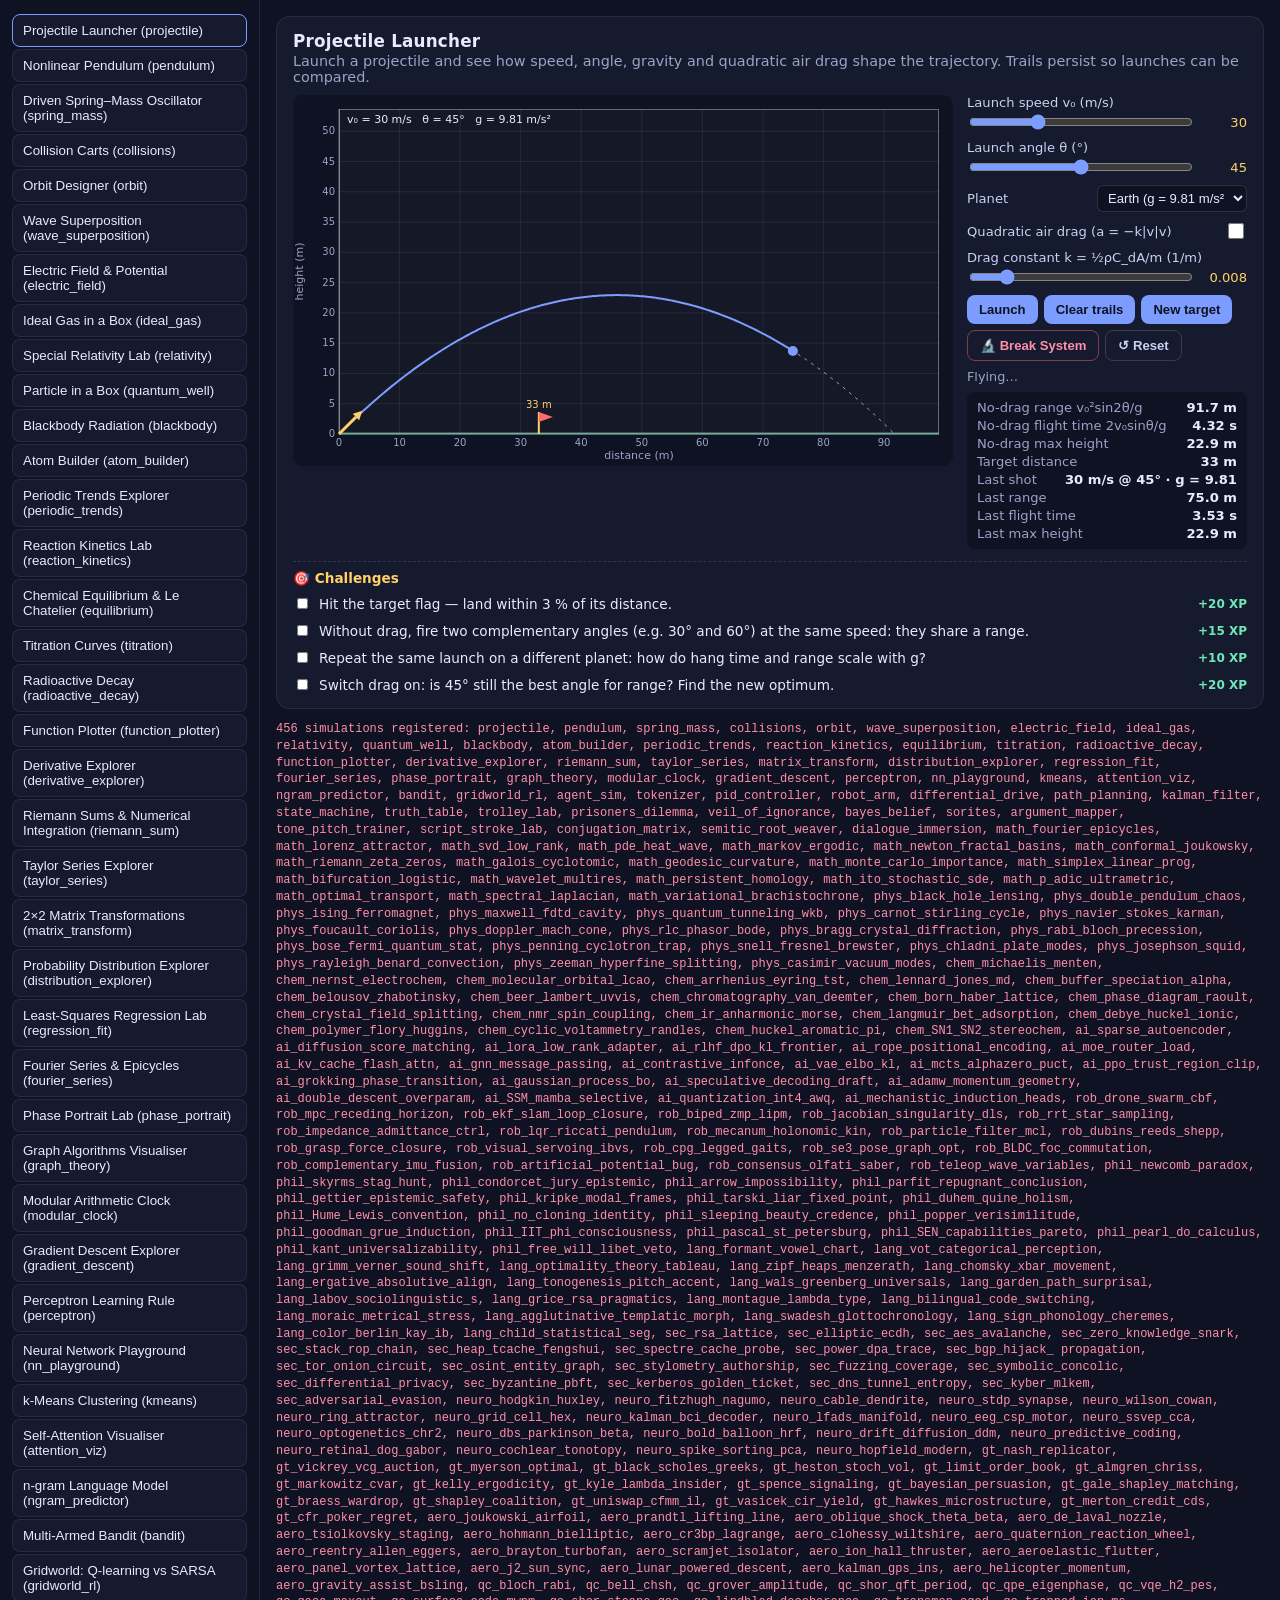
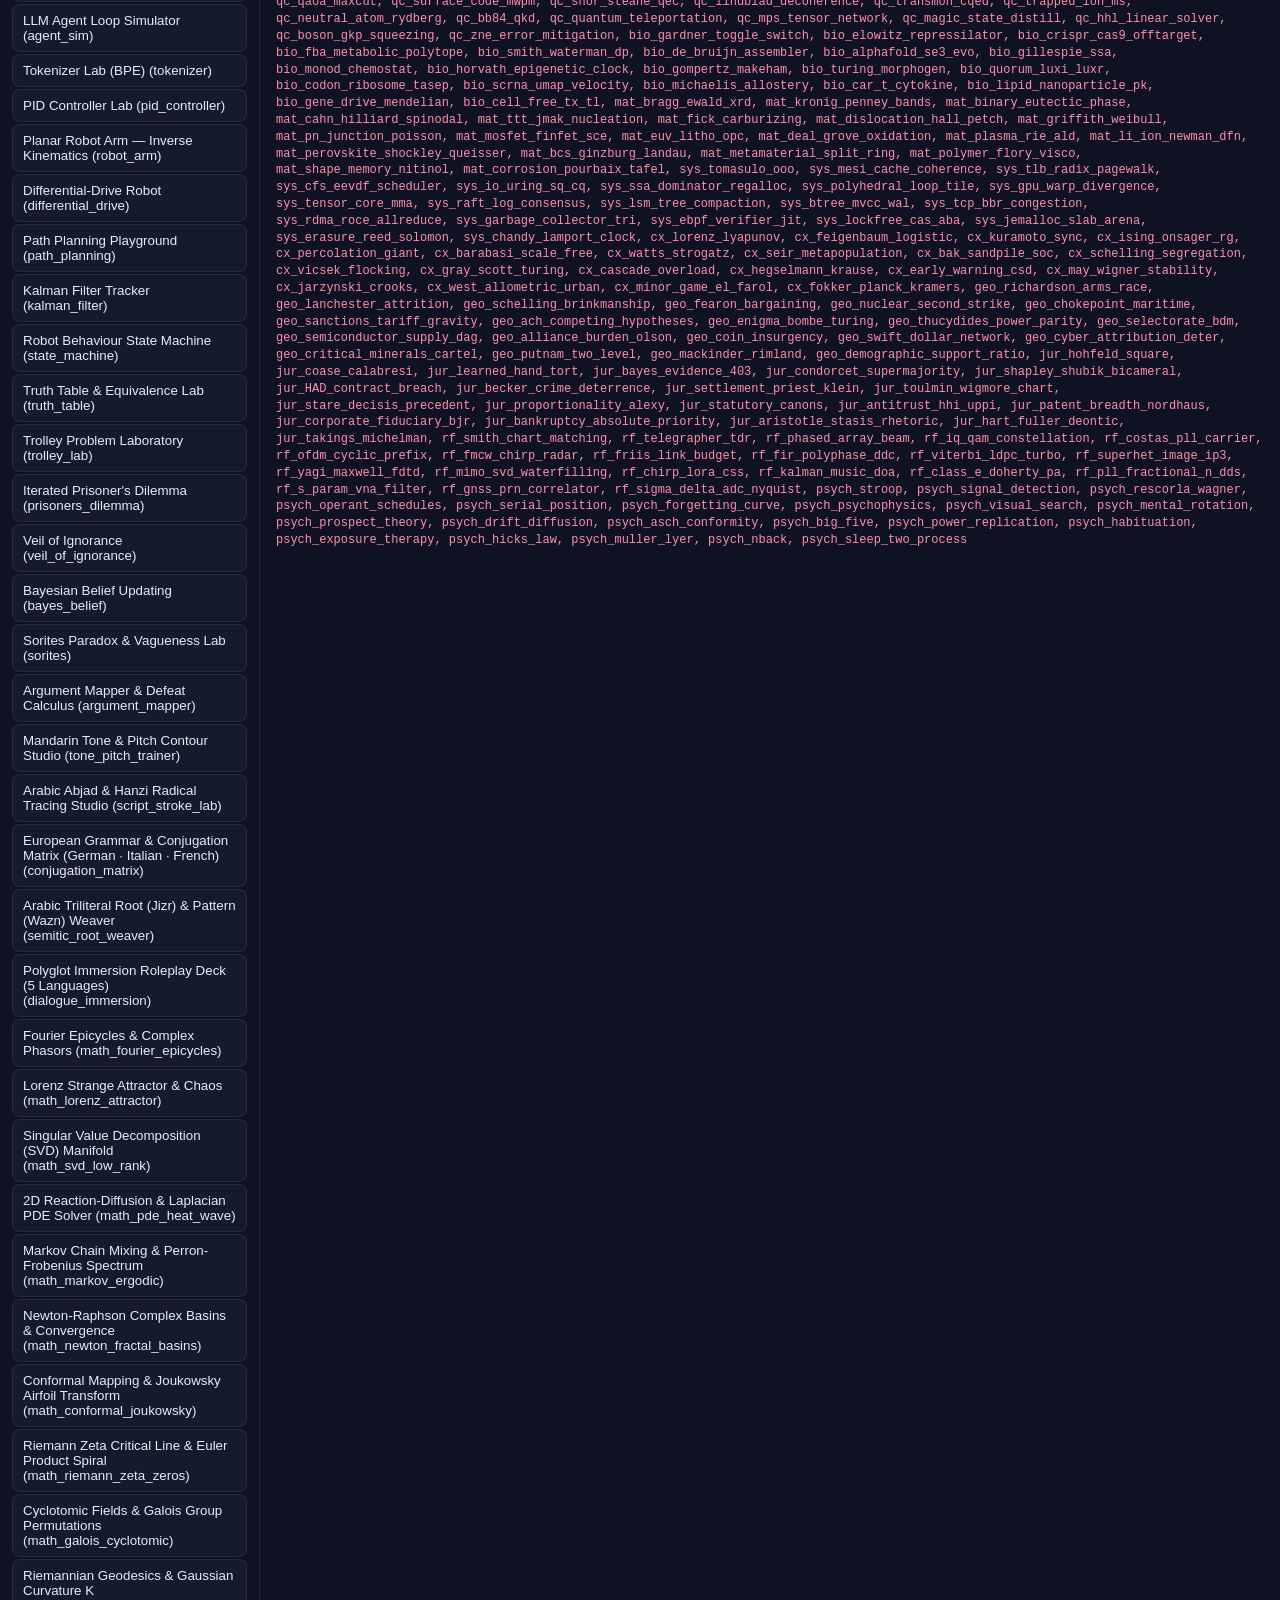
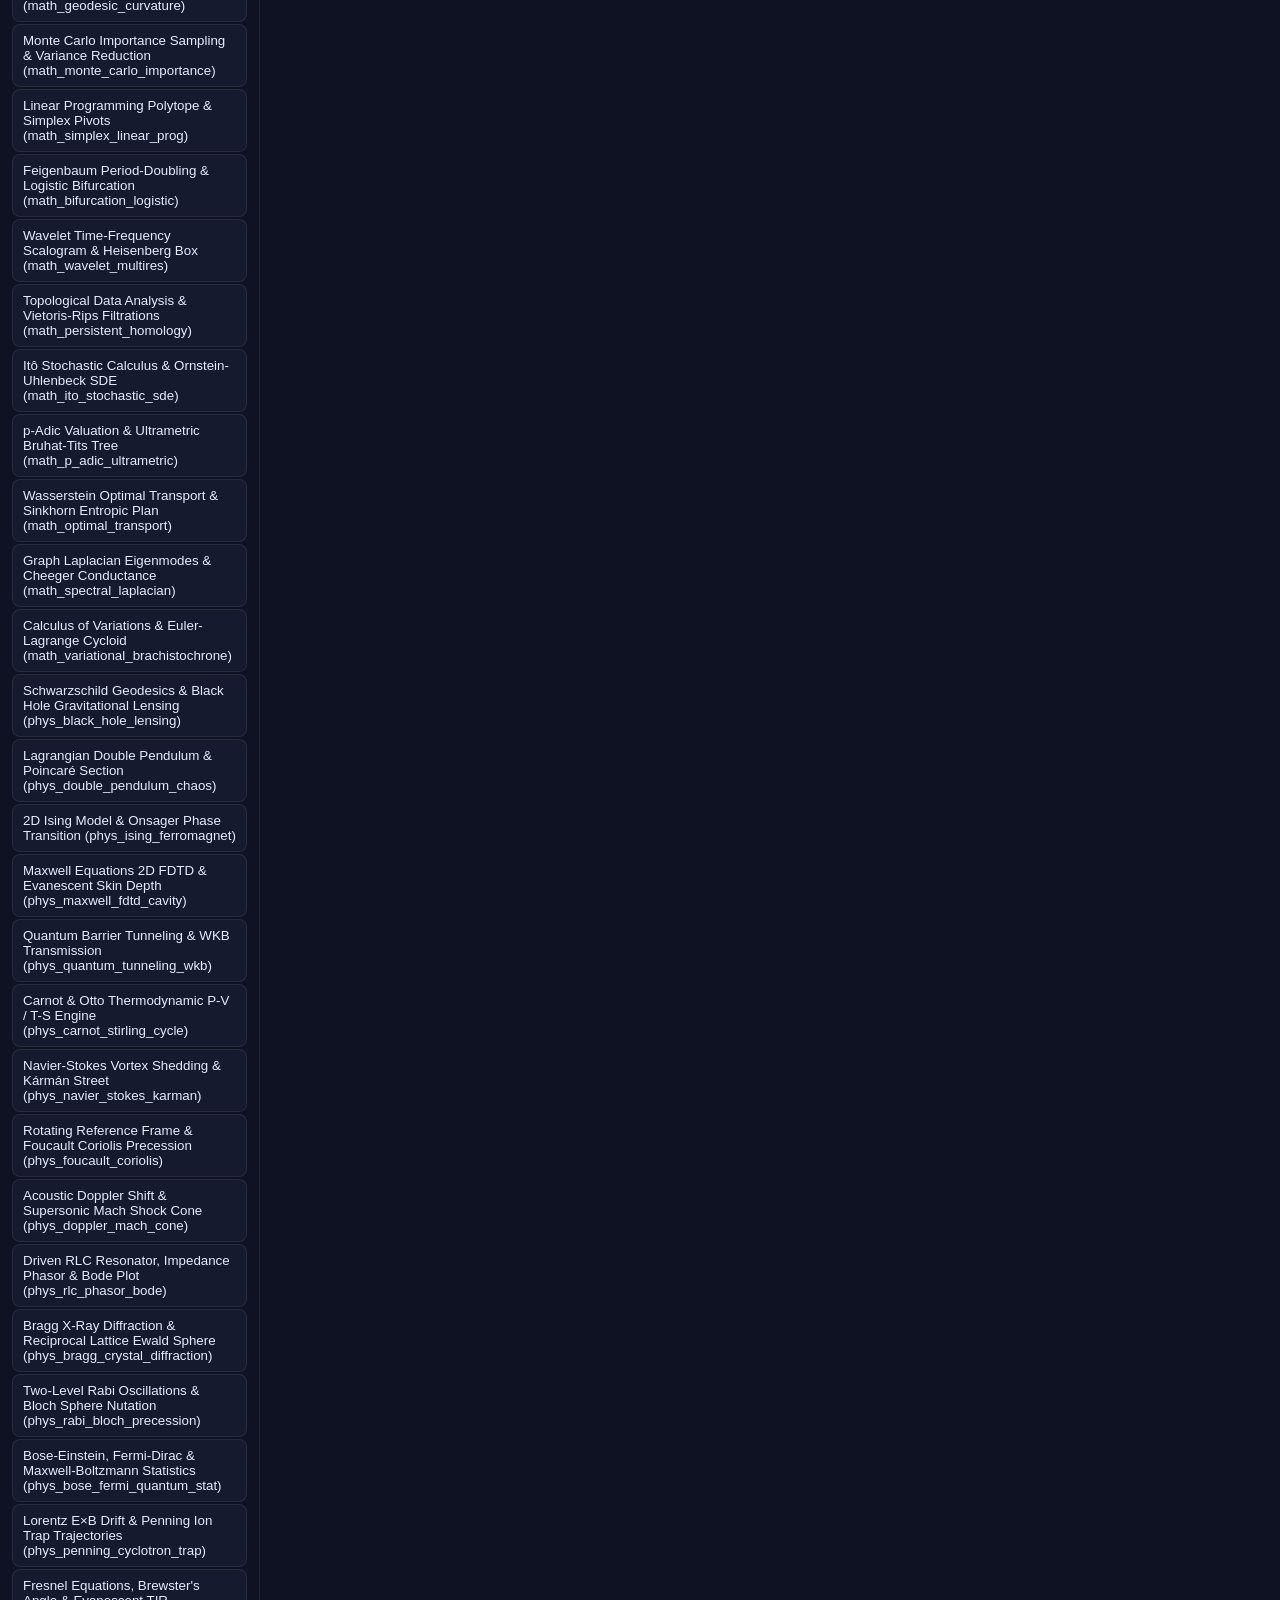
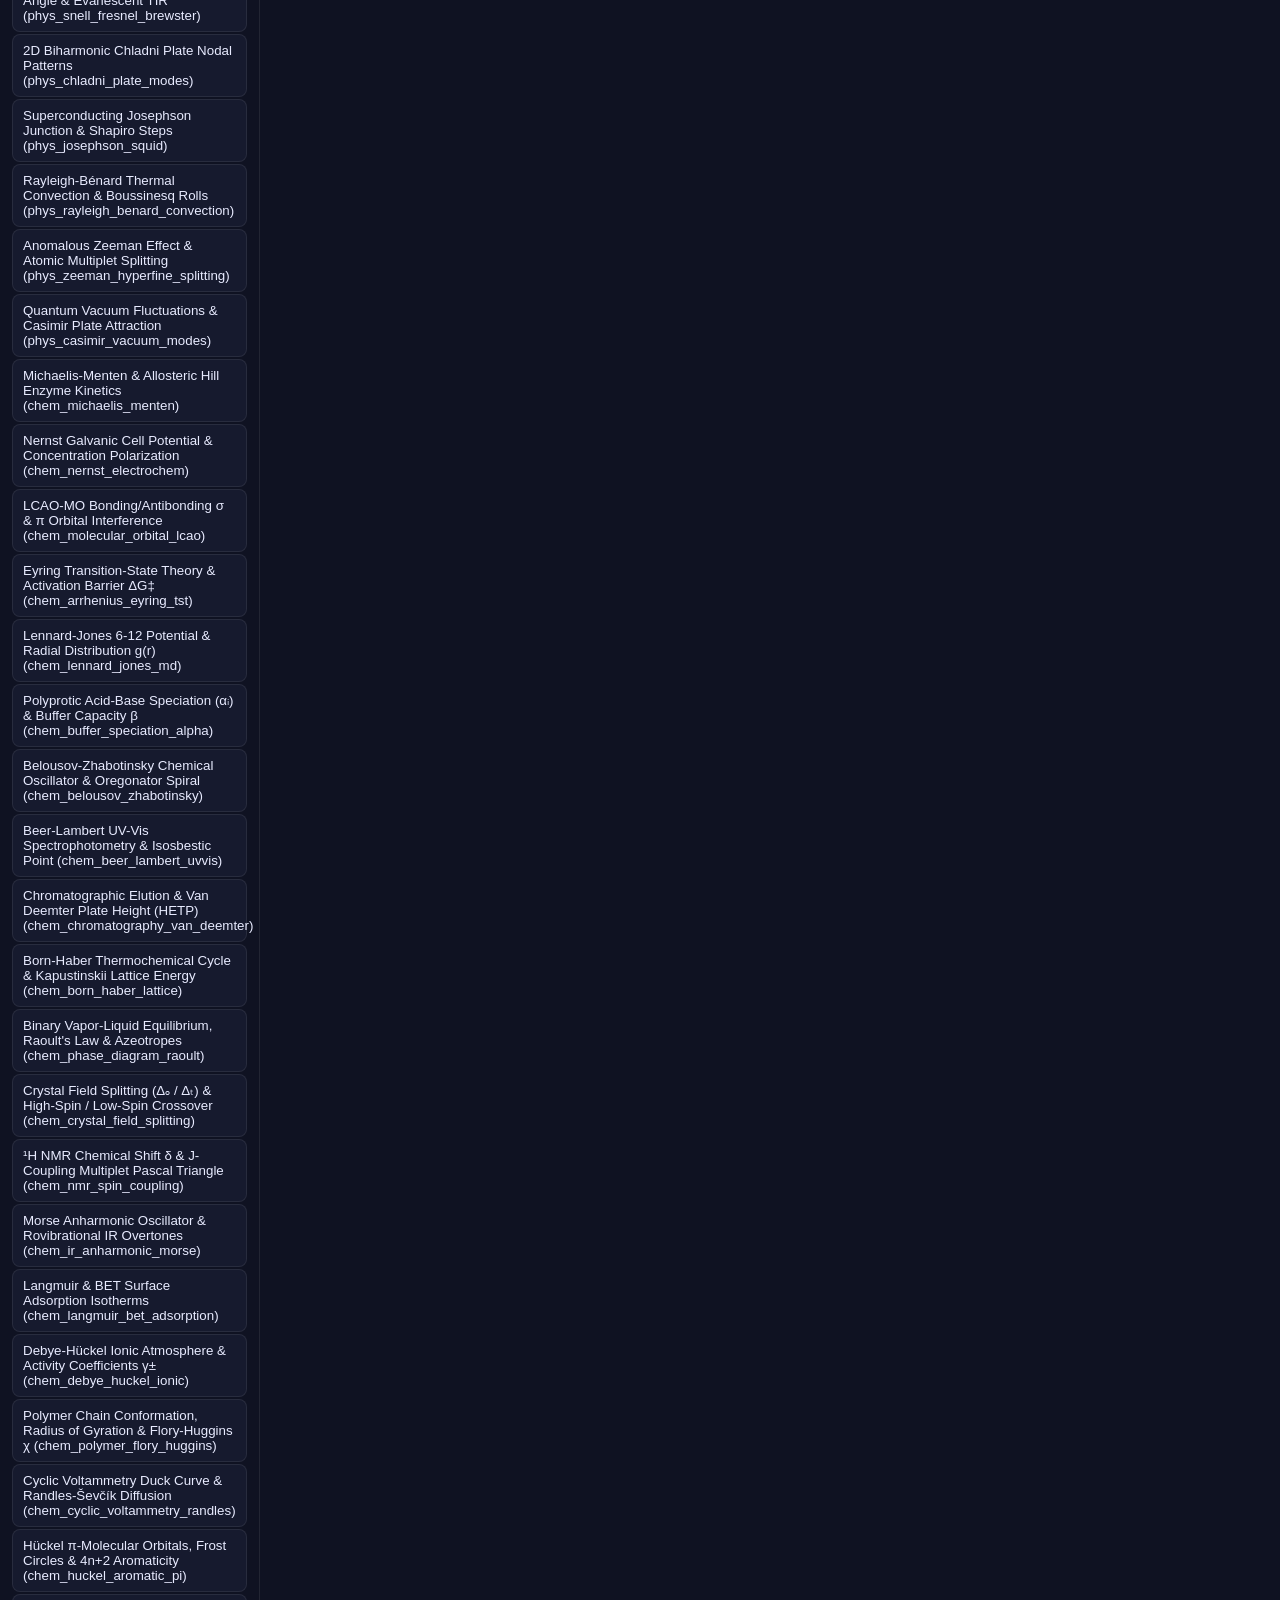
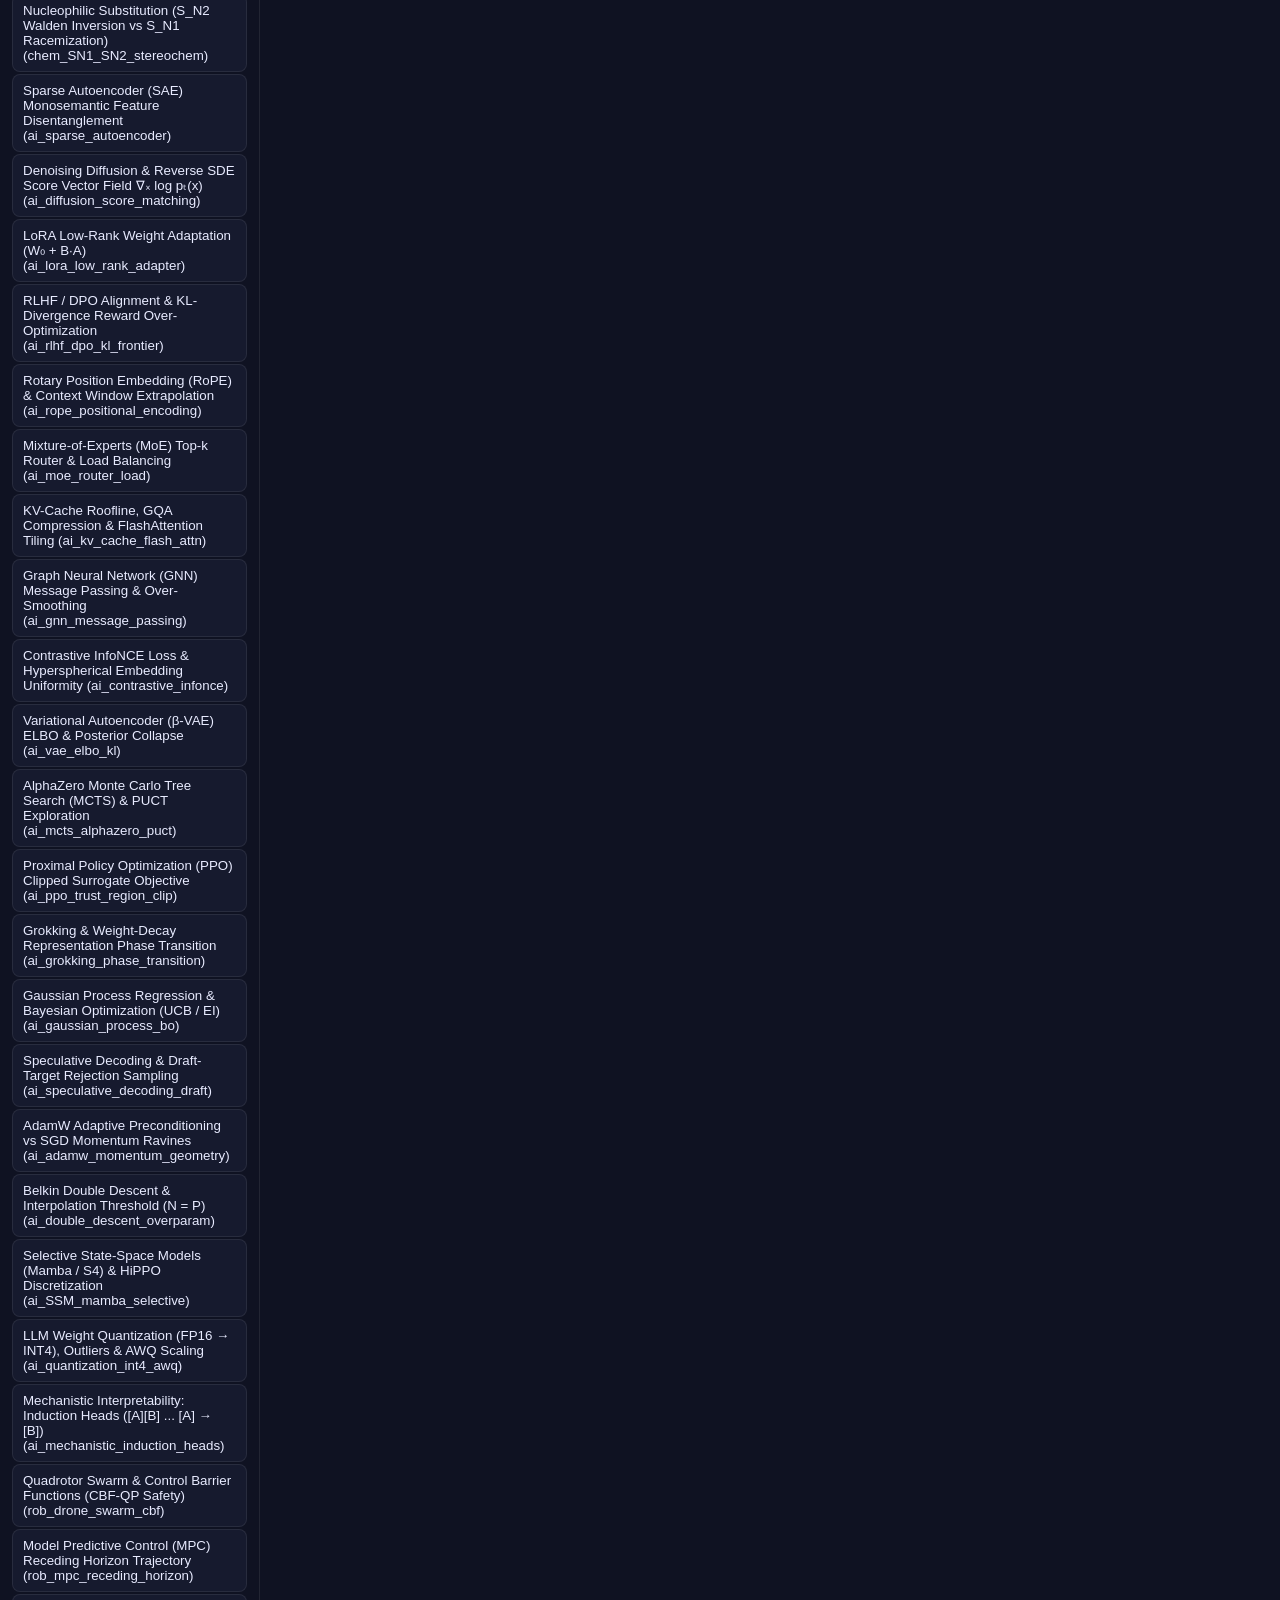
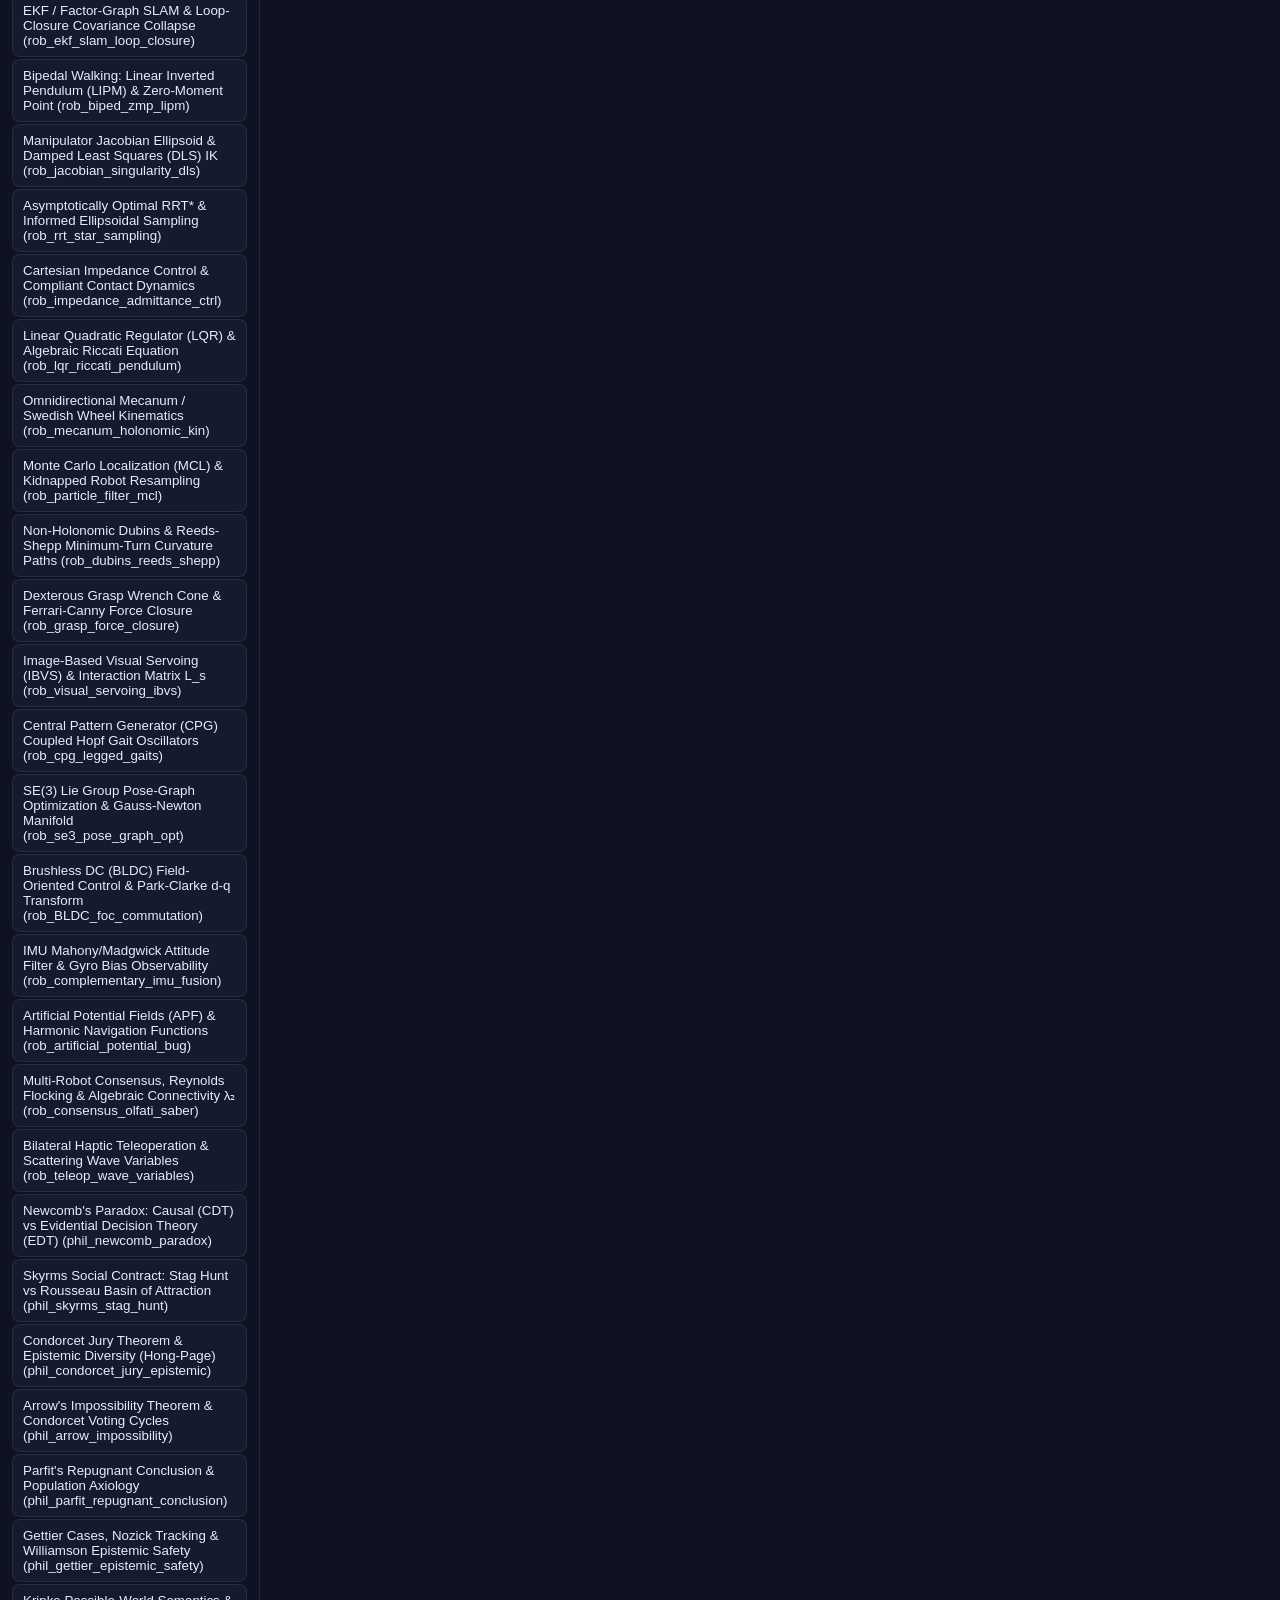
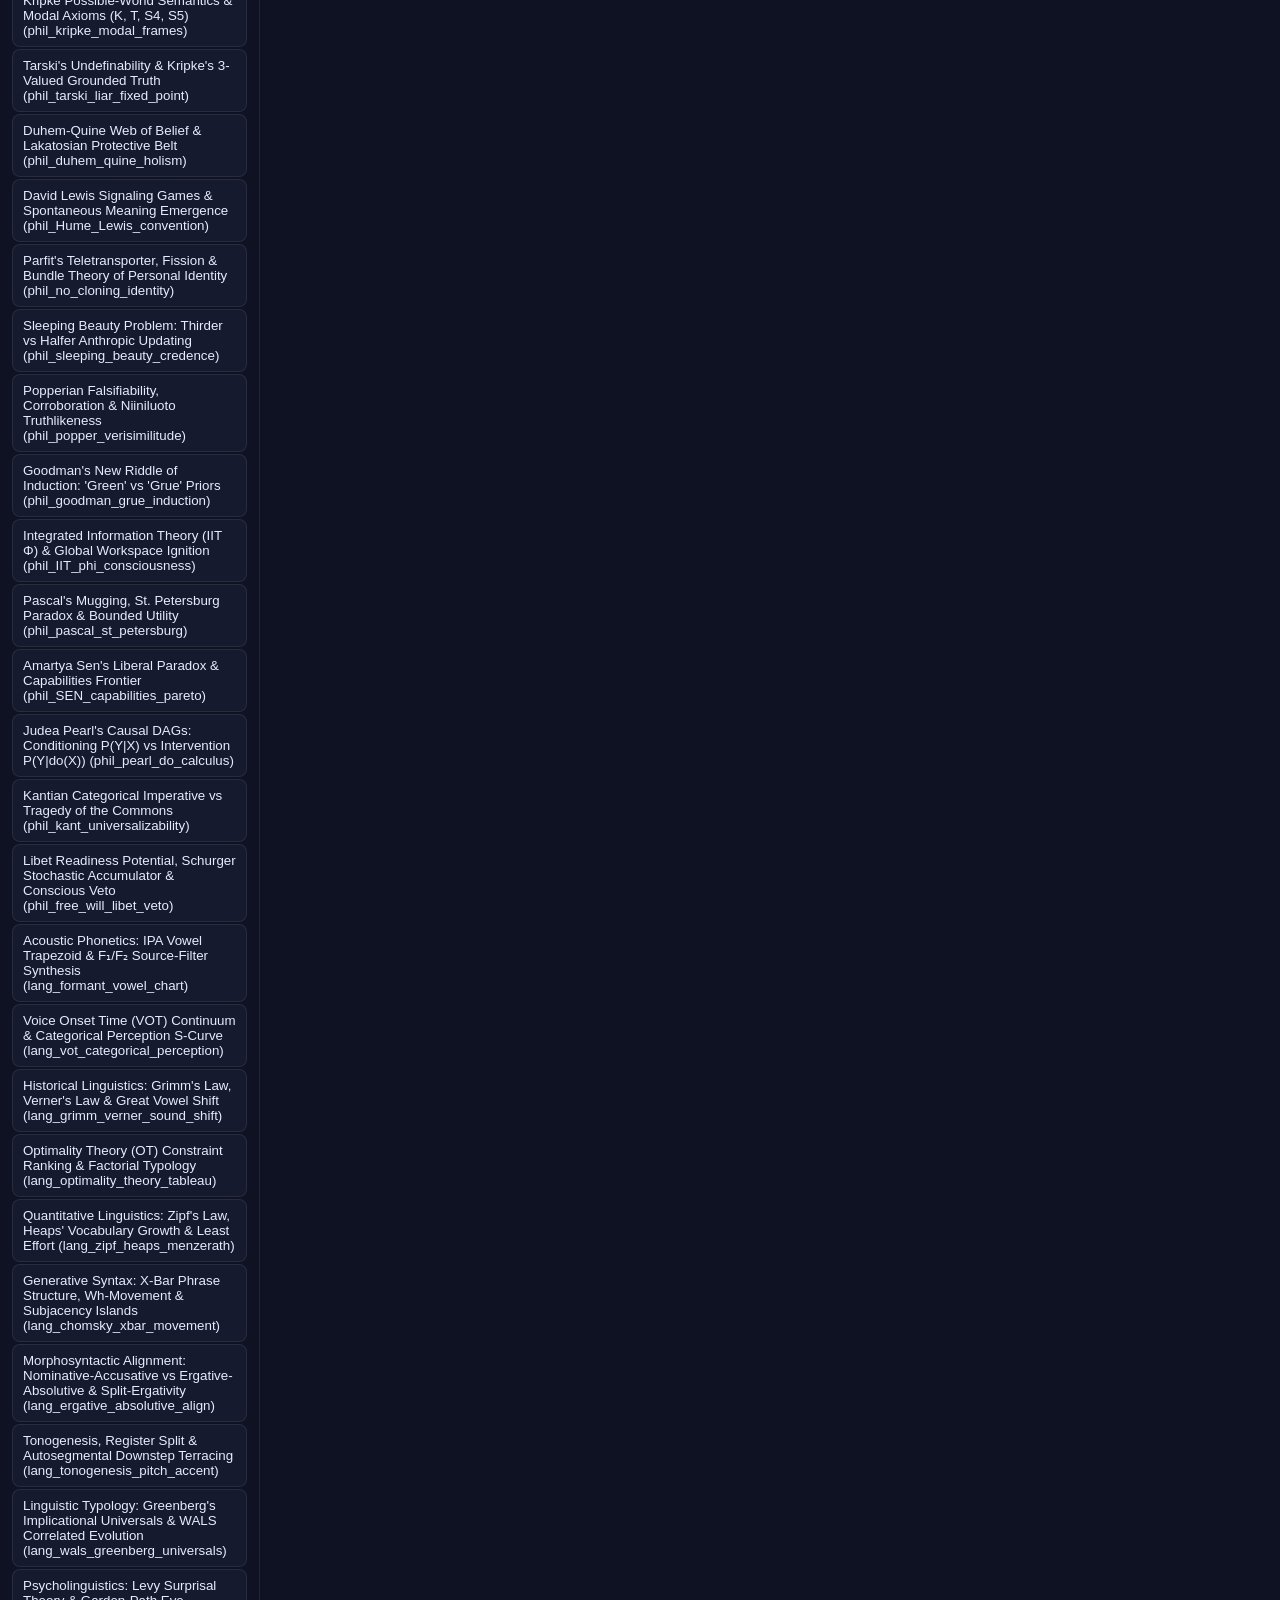
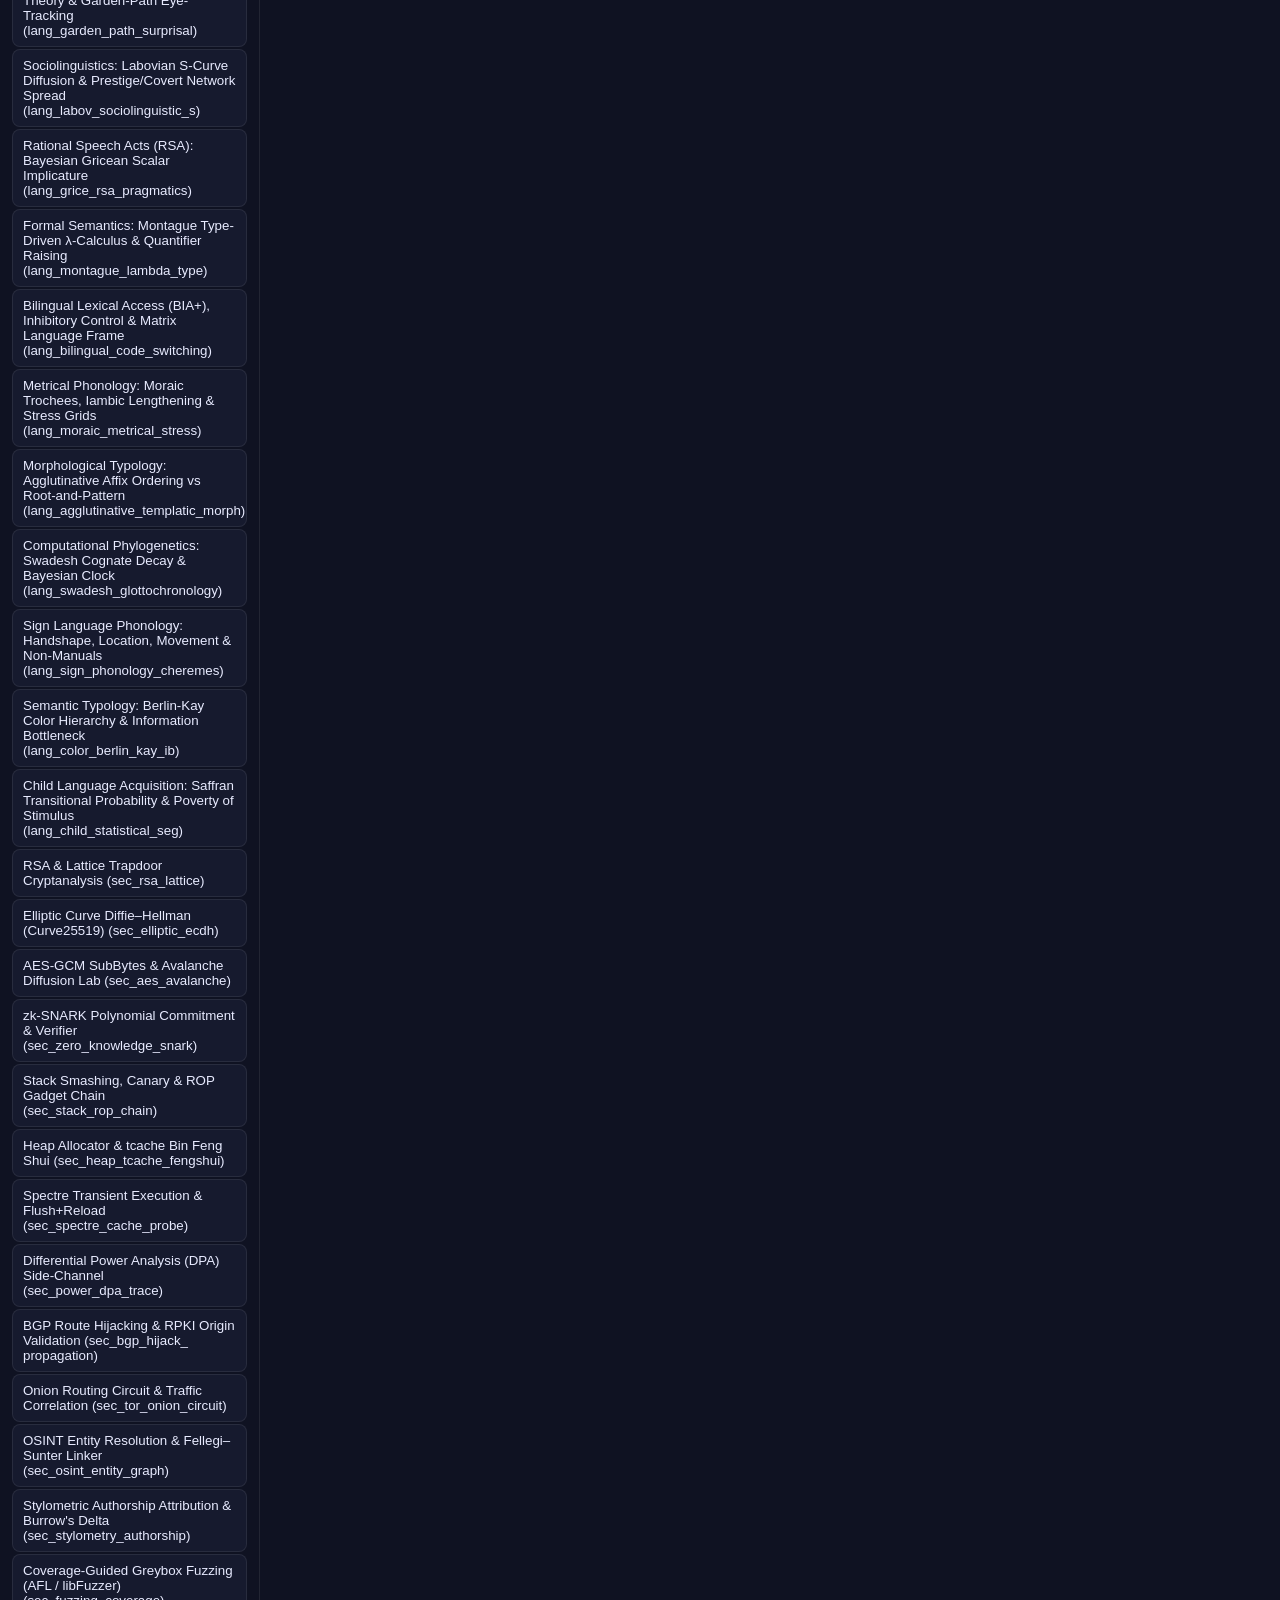
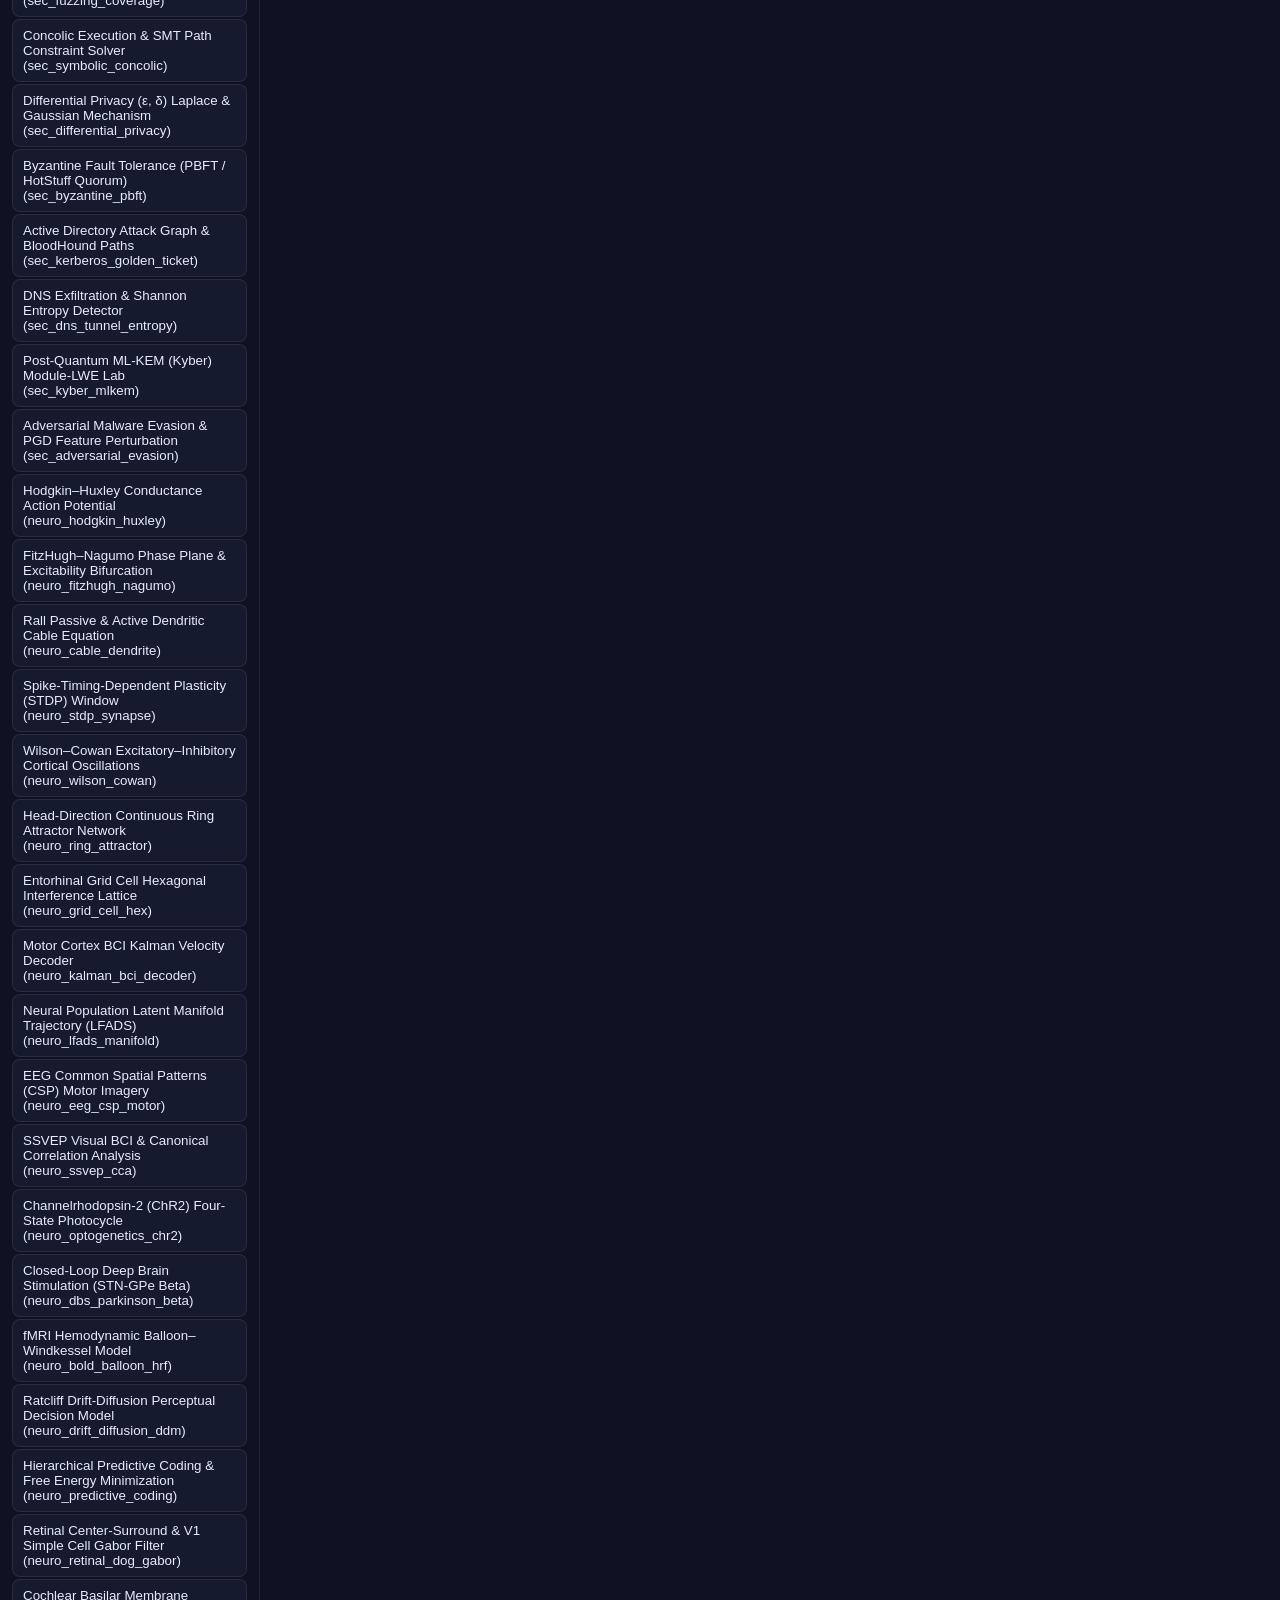
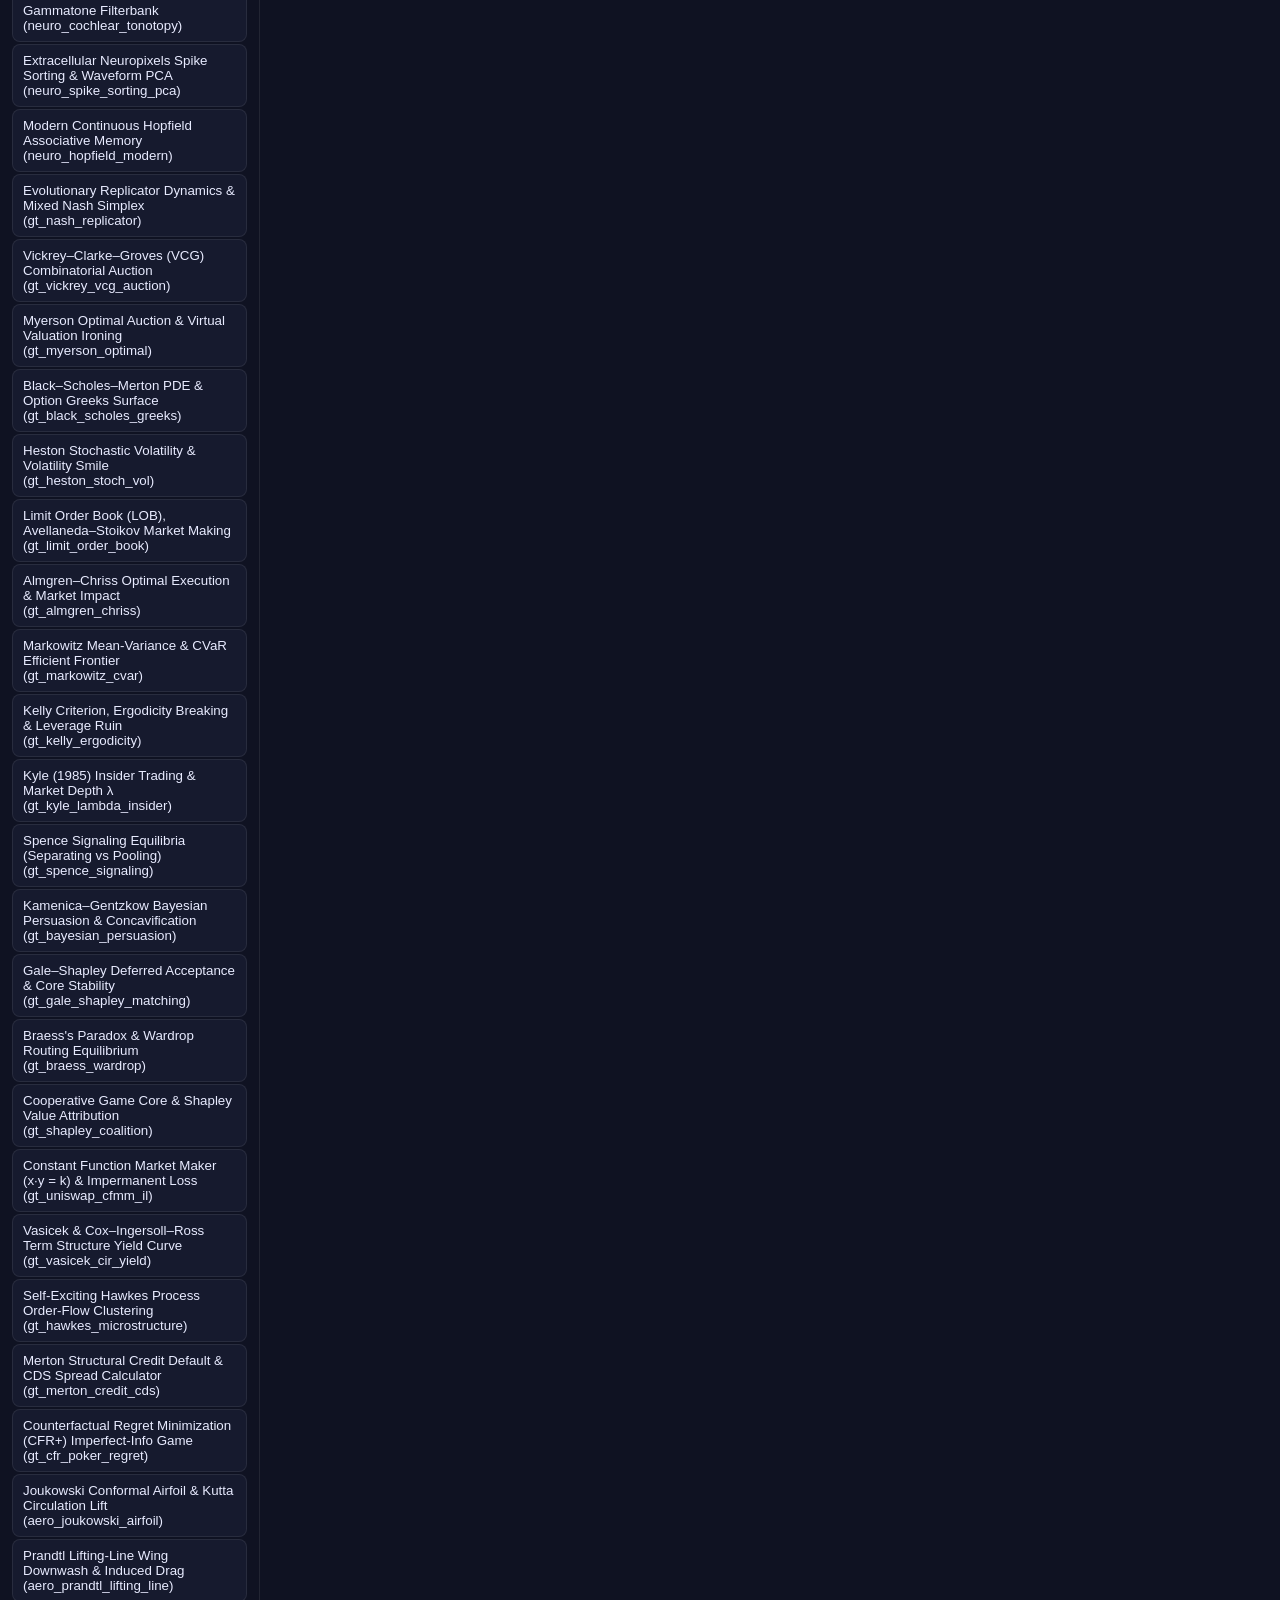
<file: tools/sim_harness.html>
<!DOCTYPE html>
<html lang="en">
<head>
<meta charset="utf-8">
<title>Self-Taught — Simulation Harness</title>
<link rel="stylesheet" href="../static/sims/sims.css">
<style>
  body { margin: 0; background: #0f1222; color: #e8ebff; font-family: Inter, system-ui, sans-serif; }
  .harness { display: grid; grid-template-columns: 260px 1fr; min-height: 100vh; }
  .list { border-right: 1px solid rgba(255,255,255,.08); padding: 12px; overflow: auto; }
  .list button { display: block; width: 100%; text-align: left; margin: 2px 0; padding: 8px 10px; background: #161a2e; color: #e8ebff; border: 1px solid rgba(255,255,255,.08); border-radius: 8px; cursor: pointer; }
  .list button.active { border-color: #7c9cff; }
  .main { padding: 16px; }
  #log { font: 12px/1.4 ui-monospace, monospace; color: #ff8fab; white-space: pre-wrap; margin-top: 12px; }
</style>
</head>
<body>
<div class="harness">
  <div class="list" id="list"></div>
  <div class="main">
    <div id="mount"></div>
    <div id="log"></div>
  </div>
</div>
<script src="../static/sims/core.js"></script>
<!-- SIM FILES: add new files here -->
<script src="../static/sims/physics.js"></script>
<script src="../static/sims/chemistry.js"></script>
<script src="../static/sims/math.js"></script>
<script src="../static/sims/ai.js"></script>
<script src="../static/sims/robotics.js"></script>
<script src="../static/sims/philosophy.js"></script>
<script src="../static/sims/languages.js"></script>
<script src="../static/sims/arcade_expansion.js"></script>
<script src="../static/sims/new_domains_arcade.js"></script>
<script src="../static/sims/psychology_a.js"></script>
<script src="../static/sims/psychology_b.js"></script>
<script>
  const log = document.getElementById("log");
  window.addEventListener("error", (e) => { log.textContent += "\n[error] " + e.message + " @ " + (e.filename || "").split("/").pop() + ":" + e.lineno; });
  const list = document.getElementById("list");
  const mountEl = document.getElementById("mount");
  let current = null;
  const sims = SelfTaughtSims.list();
  log.textContent = `${sims.length} simulations registered: ${sims.map(s => s.id).join(", ")}`;
  function show(id) {
    if (current) current.destroy();
    document.querySelectorAll(".list button").forEach((b) => b.classList.toggle("active", b.dataset.id === id));
    current = SelfTaughtSims.mount(id, mountEl, {
      onAward: (ch, def) => { log.textContent += `\n[award] ${def.id}:${ch.id} +${ch.xp || 10}xp`; },
      onEvent: (n, d) => { log.textContent += `\n[event] ${n} ${JSON.stringify(d)}`; },
    });
    location.hash = id;
  }
  sims.forEach((s) => {
    const b = document.createElement("button"); b.textContent = `${s.name}  (${s.id})`; b.dataset.id = s.id; b.onclick = () => show(s.id); list.appendChild(b);
  });
  const first = (location.hash || "").slice(1);
  if (sims.length) show(SelfTaughtSims.has(first) ? first : sims[0].id);
</script>
</body>
</html>
</file>
<file: static/sims/sims.css>
/* Simulation widget styling (shared by the app and tools/sim_harness.html) */
.sim-root { background: #161a2e; border: 1px solid rgba(255,255,255,.08); border-radius: 14px; padding: 14px 16px 10px; color: #e8ebff; }
.sim-header { margin-bottom: 10px; }
.sim-title { font-weight: 700; font-size: 1.05rem; letter-spacing: .2px; }
.sim-desc { color: #9aa3c7; font-size: .9rem; margin-top: 2px; }
.sim-body { display: grid; grid-template-columns: minmax(0, 1fr) 280px; gap: 14px; align-items: start; }
@media (max-width: 860px) { .sim-body { grid-template-columns: 1fr; } }
.sim-stage { min-width: 0; background: #0f1222; border-radius: 10px; overflow: hidden; position: relative; }
.sim-canvas { display: block; width: 100%; }
.sim-side { display: flex; flex-direction: column; gap: 8px; }
.sim-controls { display: flex; flex-direction: column; gap: 8px; }
.sim-ctrl { display: grid; grid-template-columns: 1fr auto; gap: 2px 8px; font-size: .82rem; color: #c9d0f2; align-items: center; }
.sim-ctrl-range { grid-template-columns: 1fr 48px; }
.sim-ctrl-range input { grid-column: 1 / span 1; width: 100%; accent-color: #7c9cff; }
.sim-ctrl-range .sim-ctrl-label { grid-column: 1 / span 2; }
.sim-ctrl-value { font-variant-numeric: tabular-nums; color: #ffd166; text-align: right; }
.sim-ctrl select, .sim-ctrl input[type=text], .sim-ctrl input[type=number] { background: #0f1222; color: #e8ebff; border: 1px solid rgba(255,255,255,.12); border-radius: 6px; padding: 4px 6px; font-size: .82rem; max-width: 150px; }
.sim-ctrl input[type=checkbox] { accent-color: #7c9cff; width: 16px; height: 16px; }
.sim-actions { display: flex; flex-wrap: wrap; gap: 6px; }
.sim-btn { background: #7c9cff; color: #0f1222; font-weight: 700; border: 0; border-radius: 8px; padding: 7px 12px; cursor: pointer; font-size: .82rem; }
.sim-btn:hover { filter: brightness(1.1); }
.sim-btn-ghost { background: transparent; color: #c9d0f2; border: 1px solid rgba(255,255,255,.15); }
.sim-status { font-size: .8rem; color: #9aa3c7; min-height: 1em; }
.sim-readout { display: flex; flex-direction: column; gap: 3px; background: #0f1222; border-radius: 8px; padding: 8px 10px; font-size: .82rem; }
.sim-readout:empty { display: none; }
.sim-readout-row { display: flex; justify-content: space-between; gap: 10px; }
.sim-readout-row .k { color: #9aa3c7; }
.sim-readout-row .v { color: #e8ebff; font-variant-numeric: tabular-nums; font-weight: 600; }
.sim-extra { margin-top: 10px; font-size: .88rem; }
.sim-extra:empty { display: none; }
.sim-extra table { border-collapse: collapse; width: 100%; }
.sim-extra td, .sim-extra th { border-bottom: 1px solid rgba(255,255,255,.08); padding: 4px 8px; text-align: left; }
.sim-challenges { margin-top: 12px; border-top: 1px dashed rgba(255,255,255,.12); padding-top: 8px; }
.sim-ch-title { font-weight: 700; font-size: .85rem; color: #ffd166; margin-bottom: 4px; }
.sim-ch { display: grid; grid-template-columns: 18px 1fr auto; gap: 8px; align-items: center; font-size: .85rem; padding: 4px 0; cursor: pointer; }
.sim-ch.done .t { text-decoration: line-through; color: #9aa3c7; }
.sim-ch .xp { color: #6ee7b7; font-weight: 700; font-size: .75rem; }
.sim-missing { padding: 24px; color: #ff8fab; }
</file>
